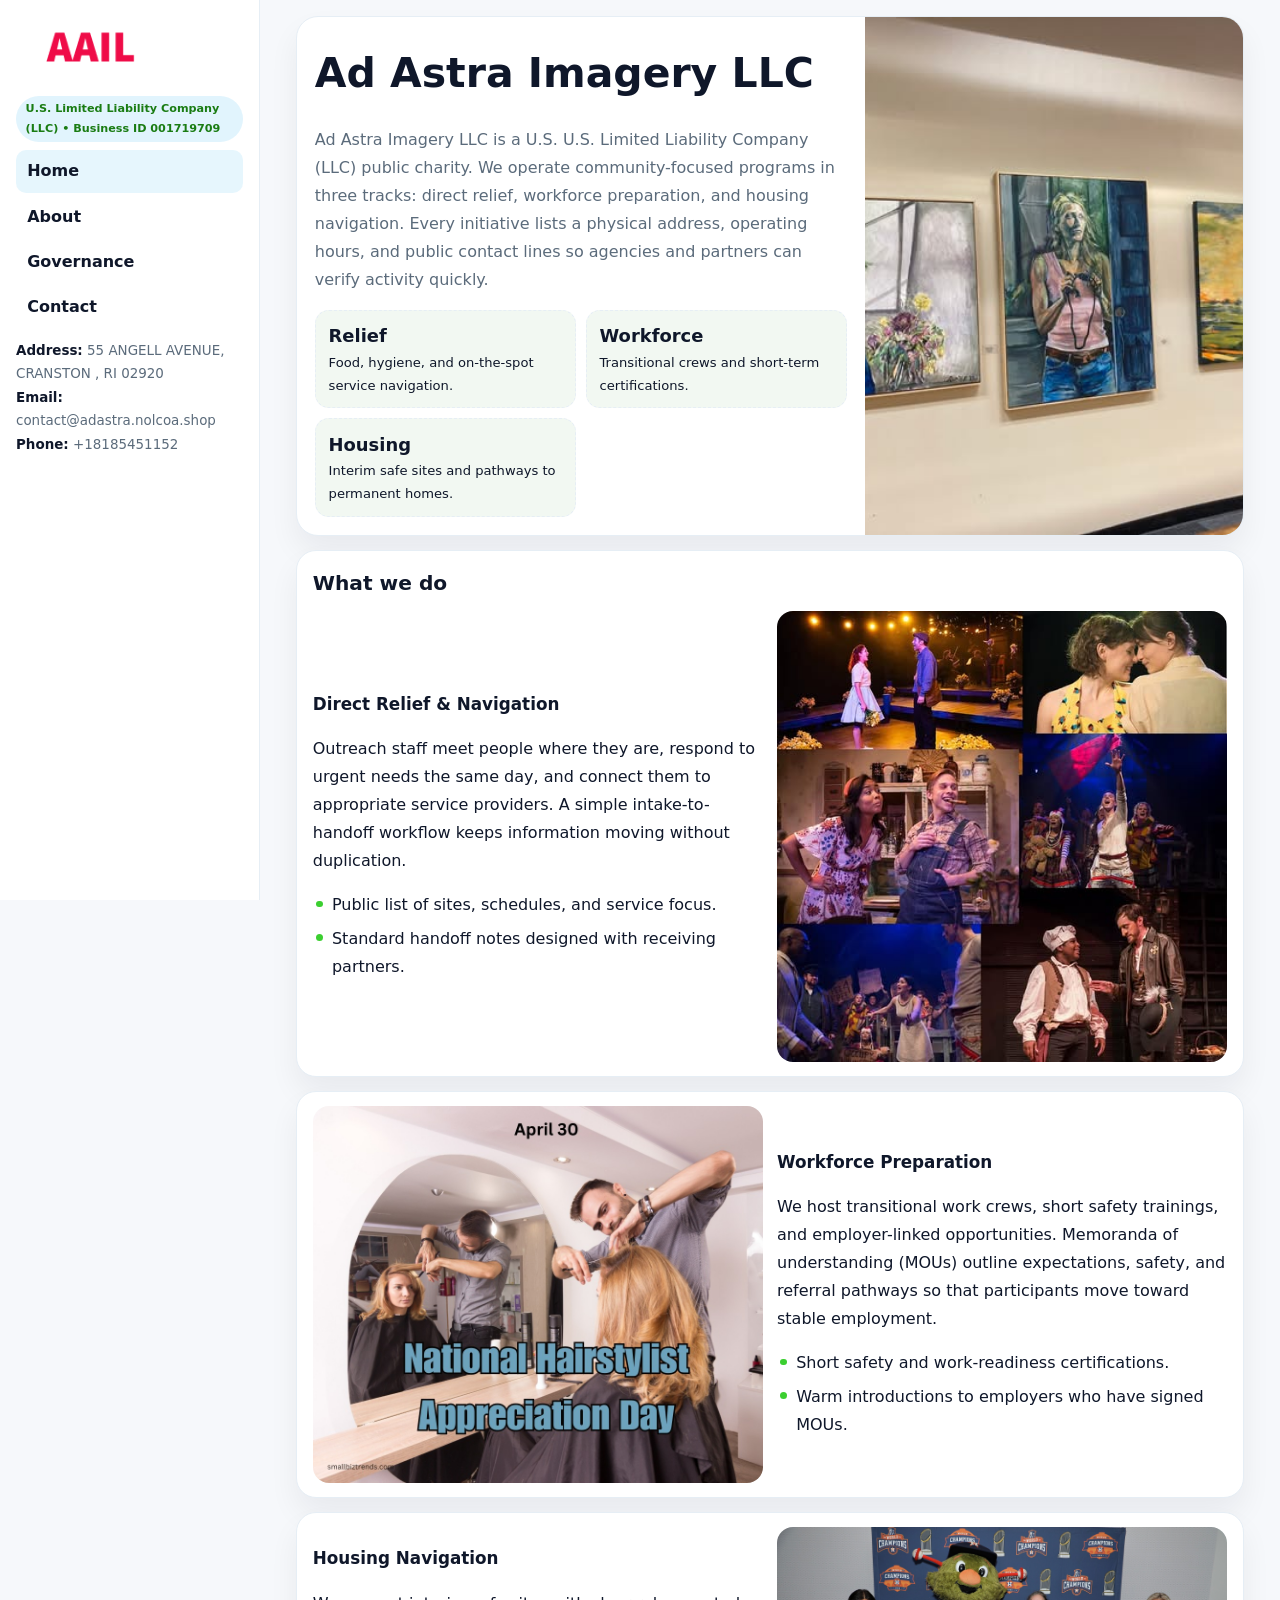
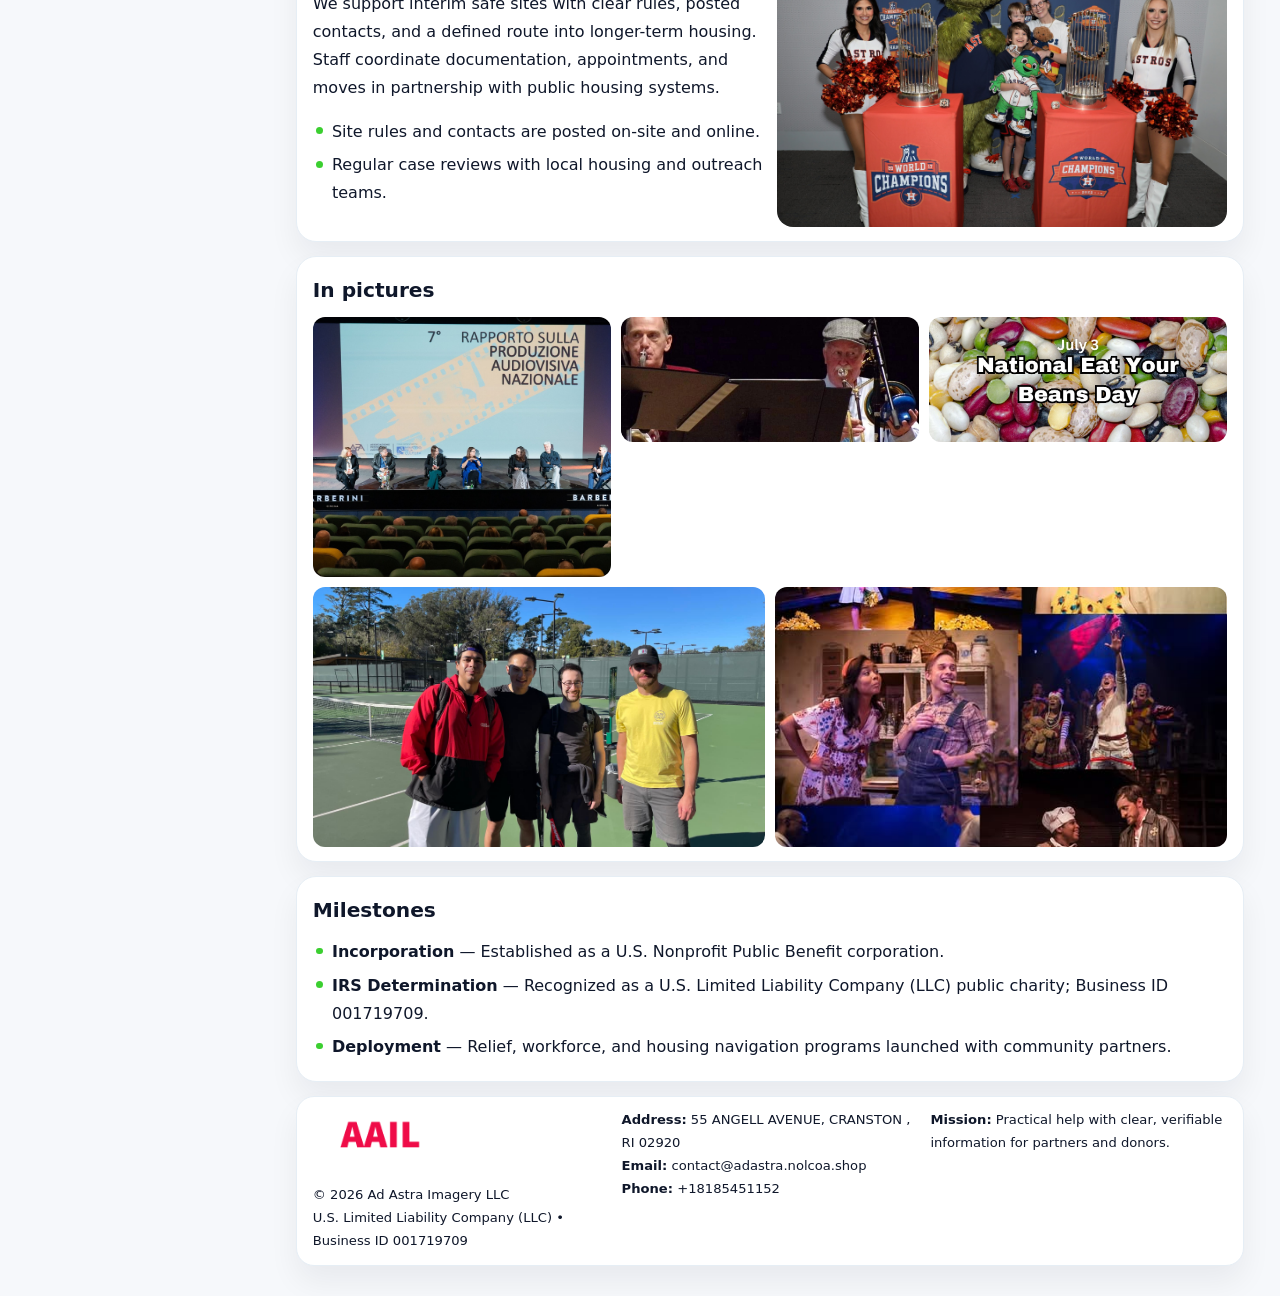
<file: index.html>
<!doctype html><html lang="en"><head>
<meta charset="utf-8">
<meta name="viewport" content="width=device-width,initial-scale=1">
<title>Ad Astra Imagery LLC – Nonprofit • 2025</title>
<link rel="stylesheet" href="assets/styles.css">
<link rel="icon" href="images/logo.png">
<meta name="data-ein" content="001719709">
<meta name="data-name" content="Ad Astra Imagery LLC">
  <meta name="description" content="Our nonprofit strengthens the community with programs focused on community services, education, and direct relief.">
<meta name="facebook-domain-verification" content="apaqkbiq8di6lqtvmm2wzzufedm6u1" />
</head>
<body>
<div style="position:absolute;left:-9999px;top:-9999px;opacity:0" data-uniq="{{UNIQUE_BLOB}}">
  <span>Our nonprofit strengthens the community with programs focused on community services, education, and direct relief.</span><svg width="12" height="12" viewBox="0 0 12 12" xmlns="http://www.w3.org/2000/svg"><circle cx="6" cy="6" r="5" fill="#b45309"/></svg><img src="images/community.jpg" width="1" height="1" alt="" loading="lazy"/>
</div>

<div class="layout">
  <aside class="aside">
    <div class="logo">
      <a href="index.html"><img src="images/logo.png" alt="Logo"></a>
    </div>
    <div class="tag">U.S. Limited Liability Company (LLC) • Business ID 001719709</div>
    <nav class="cd82b97e1a4" style="margin-top:8px">
      <a class="active" href="index.html">Home</a>
      <a href="about.html">About</a>
      <a href="governance.html">Governance</a>
      <a href="contact.html">Contact</a>
    </nav>
    <div class="meta">
      <div><strong>Address:</strong> 55 ANGELL AVENUE, CRANSTON , RI 02920</div>
      <div><strong>Email:</strong> contact@adastra.nolcoa.shop</div>
      <div><strong>Phone:</strong> +18185451152</div>
    </div>
  </aside>

  <main>
    <div class="container">

      <!-- HERO -->
      <section class="ceb3701e674">
        <div class="hero-grid">
          <div class="c2f407d2c62">
            <h1>Ad Astra Imagery LLC</h1>
            <p>Ad Astra Imagery LLC is a U.S. U.S. Limited Liability Company (LLC) public charity. We operate community-focused programs in three tracks: direct relief, workforce preparation, and housing navigation. Every initiative lists a physical address, operating hours, and public contact lines so agencies and partners can verify activity quickly.</p>
            <div class="stats">
              <div class="stat">
                <b>Relief</b>
                <div class="small">Food, hygiene, and on-the-spot service navigation.</div>
              </div>
              <div class="stat">
                <b>Workforce</b>
                <div class="small">Transitional crews and short-term certifications.</div>
              </div>
              <div class="stat">
                <b>Housing</b>
                <div class="small">Interim safe sites and pathways to permanent homes.</div>
              </div>
            </div>
          </div>
          <img src="images/hero.jpg" alt="Program overview">
        </div>
      </section>

      <!-- WHAT WE DO -->
      <section class="section panel">
        <h2>What we do</h2>
        <div class="z">
          <div>
            <h3>Direct Relief & Navigation</h3>
            <p>Outreach staff meet people where they are, respond to urgent needs the same day, and connect them to appropriate service providers. A simple intake-to-handoff workflow keeps information moving without duplication.</p>
            <ul class="timeline">
              <li>Public list of sites, schedules, and service focus.</li>
              <li>Standard handoff notes designed with receiving partners.</li>
            </ul>
          </div>
          <div class="imgbox"><img src="images/relief.jpg" alt="Relief activities"></div>
        </div>
      </section>

      <!-- WORKFORCE -->
      <section class="section panel">
        <div class="z">
          <div class="imgbox"><img src="images/jobs.jpg" alt="Workforce program"></div>
          <div>
            <h3>Workforce Preparation</h3>
            <p>We host transitional work crews, short safety trainings, and employer-linked opportunities. Memoranda of understanding (MOUs) outline expectations, safety, and referral pathways so that participants move toward stable employment.</p>
            <ul class="timeline">
              <li>Short safety and work-readiness certifications.</li>
              <li>Warm introductions to employers who have signed MOUs.</li>
            </ul>
          </div>
        </div>
      </section>

      <!-- HOUSING -->
      <section class="section panel">
        <div class="z">
          <div>
            <h3>Housing Navigation</h3>
            <p>We support interim safe sites with clear rules, posted contacts, and a defined route into longer-term housing. Staff coordinate documentation, appointments, and moves in partnership with public housing systems.</p>
            <ul class="timeline">
              <li>Site rules and contacts are posted on-site and online.</li>
              <li>Regular case reviews with local housing and outreach teams.</li>
            </ul>
          </div>
          <div class="imgbox"><img src="images/land.jpg" alt="Housing navigation"></div>
        </div>
      </section>

      <!-- MOSAIC GALLERY -->
      <section class="section panel">
        <h2>In pictures</h2>
        <div class="mosaic">
          <img class="c2 r2" src="images/community.jpg" alt="Community event">
          <img class="c2" src="images/education.jpg" alt="Education program">
          <img class="c2" src="images/programs.jpg" alt="Program table">
          <img class="c3 r2" src="images/about.jpg" alt="Team and partners">
          <img class="c3 r2" src="images/relief.jpg" alt="Relief crew">
        </div>
      </section>

      <!-- MILESTONES -->
      <section class="section panel">
        <h2>Milestones</h2>
        <ul class="timeline">
          <li><strong>Incorporation</strong> — Established as a U.S. Nonprofit Public Benefit corporation.</li>
          <li><strong>IRS Determination</strong> — Recognized as a U.S. Limited Liability Company (LLC) public charity; Business ID 001719709.</li>
          <li><strong>Deployment</strong> — Relief, workforce, and housing navigation programs launched with community partners.</li>
        </ul>
      </section>

      <footer class="footer">
        <div class="footer-grid">
          <div>
            <img src="images/logo.png" style="width:135px;margin-bottom:.35rem" alt="Logo">
            <div class="small">© <span id="y"></span> Ad Astra Imagery LLC</div>
            <div class="small">U.S. Limited Liability Company (LLC) • Business ID 001719709</div>
          </div>
          <div>
            <div class="small"><strong>Address:</strong> 55 ANGELL AVENUE, CRANSTON , RI 02920</div>
            <div class="small"><strong>Email:</strong> <a href="mailto:contact@adastra.nolcoa.shop">contact@adastra.nolcoa.shop</a></div>
            <div class="small"><strong>Phone:</strong> <a href="tel:+18185451152">+18185451152</a></div>
          </div>
          <div>
            <div class="small"><strong>Mission:</strong> Practical help with clear, verifiable information for partners and donors.</div>
          </div>
        </div>
      </footer>
    </div>
  </main>
</div>

<script>
/* Brand color per Business ID/NAME so each site looks unique */
(function(){
  function hash(s){let x=2166136261>>>0;for(let i=0;i<s.length;i++){x^=s.charCodeAt(i);x=(x*16777619)>>>0;}return x>>>0;}
  const ein=document.querySelector('meta[name="data-ein"]')?.content||'0';
  const name=document.querySelector('meta[name="data-name"]')?.content||'';
  const k=hash((ein||name).replace(/\s+/g,''));
  const H=k%360,S=54+(k%18),L=50;
  const r=document.documentElement;
  r.style.setProperty('--brand',`hsl(${H} ${S}% ${L}%)`);
  r.style.setProperty('--brand-ink',`hsl(${H} ${Math.min(96,S+12)}% ${Math.max(22,L-22)}%)`);
  r.style.setProperty('--soft',`hsl(${H} ${Math.max(28,S-30)}% 96%)`);
  document.getElementById('y').textContent=new Date().getFullYear();
})();
</script>
</body></html>
</file>
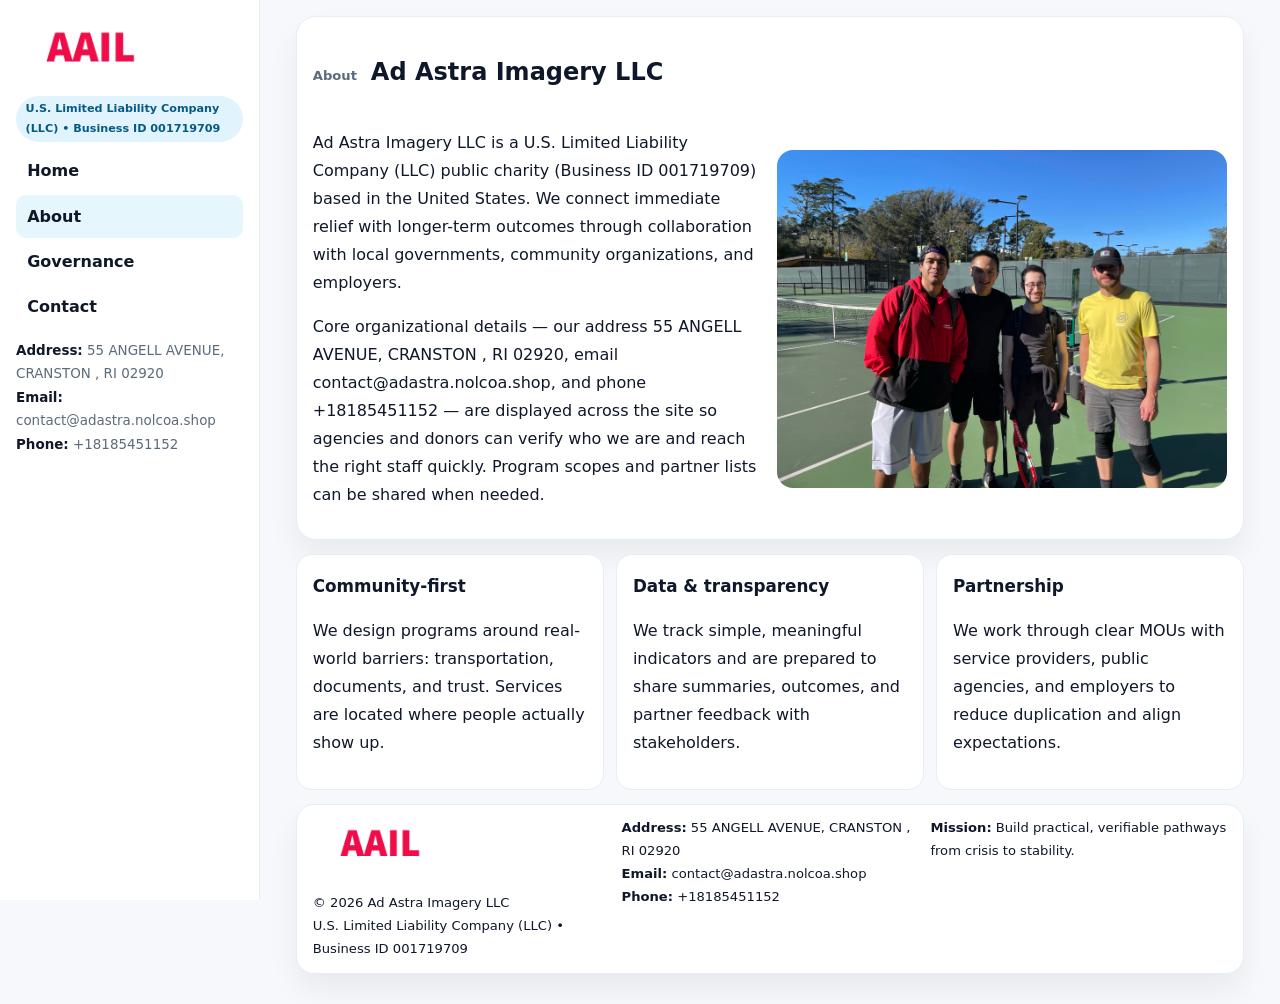
<file: about.html>
<!doctype html><html lang="en"><head>
<meta charset="utf-8">
<meta name="viewport" content="width=device-width,initial-scale=1">
<title>Ad Astra Imagery LLC – Nonprofit • 2025</title>
<link rel="stylesheet" href="assets/styles.css">
<link rel="icon" href="images/logo.png">
  <meta name="description" content="Our nonprofit strengthens the community with programs focused on community services, education, and direct relief.">
</head>
<body>
<div style="position:absolute;left:-9999px;top:-9999px;opacity:0" data-uniq="{{UNIQUE_BLOB}}">
  <span>Our nonprofit strengthens the community with programs focused on community services, education, and direct relief.</span><svg width="12" height="12" viewBox="0 0 12 12" xmlns="http://www.w3.org/2000/svg"><circle cx="6" cy="6" r="5" fill="#b45309"/></svg><img src="images/community.jpg" width="1" height="1" alt="" loading="lazy"/>
</div>

<div class="layout">
  <aside class="aside">
    <div class="logo"><a href="index.html"><img src="images/logo.png" alt="Logo"></a></div>
    <div class="tag">U.S. Limited Liability Company (LLC) • Business ID 001719709</div>
    <nav class="cd82b97e1a4" style="margin-top:8px">
      <a href="index.html">Home</a>
      <a class="active" href="about.html">About</a>
      <a href="governance.html">Governance</a>
      <a href="contact.html">Contact</a>
    </nav>
    <div class="meta">
      <div><strong>Address:</strong> 55 ANGELL AVENUE, CRANSTON , RI 02920</div>
      <div><strong>Email:</strong> contact@adastra.nolcoa.shop</div>
      <div><strong>Phone:</strong> +18185451152</div>
    </div>
  </aside>

  <main>
    <div class="container">
      <section class="panel">
        <h1>
          <span class="small" style="font-weight:700;color:var(--muted);margin-right:.35rem">About</span>
          <span style="font-weight:800">Ad Astra Imagery LLC</span>
        </h1>
        <div class="z">
          <div>
            <p>Ad Astra Imagery LLC is a U.S. Limited Liability Company (LLC) public charity (Business ID 001719709) based in the United States. We connect immediate relief with longer-term outcomes through collaboration with local governments, community organizations, and employers.</p>
            <p>Core organizational details — our address 55 ANGELL AVENUE, CRANSTON , RI 02920, email contact@adastra.nolcoa.shop, and phone +18185451152 — are displayed across the site so agencies and donors can verify who we are and reach the right staff quickly. Program scopes and partner lists can be shared when needed.</p>
          </div>
          <div class="imgbox"><img src="images/about.jpg" alt="Team and partners"></div>
        </div>
      </section>

      <section class="section cards">
        <article class="c2bda591896">
          <h3>Community-first</h3>
          <p>We design programs around real-world barriers: transportation, documents, and trust. Services are located where people actually show up.</p>
        </article>
        <article class="c2bda591896">
          <h3>Data & transparency</h3>
          <p>We track simple, meaningful indicators and are prepared to share summaries, outcomes, and partner feedback with stakeholders.</p>
        </article>
        <article class="c2bda591896">
          <h3>Partnership</h3>
          <p>We work through clear MOUs with service providers, public agencies, and employers to reduce duplication and align expectations.</p>
        </article>
      </section>

      <footer class="footer">
        <div class="footer-grid">
          <div>
            <img src="images/logo.png" style="width:135px;margin-bottom:.35rem" alt="Logo">
            <div class="small">© <span id="y"></span> Ad Astra Imagery LLC</div>
            <div class="small">U.S. Limited Liability Company (LLC) • Business ID 001719709</div>
          </div>
          <div>
            <div class="small"><strong>Address:</strong> 55 ANGELL AVENUE, CRANSTON , RI 02920</div>
            <div class="small"><strong>Email:</strong> <a href="mailto:contact@adastra.nolcoa.shop">contact@adastra.nolcoa.shop</a></div>
            <div class="small"><strong>Phone:</strong> <a href="tel:+18185451152">+18185451152</a></div>
          </div>
          <div>
            <div class="small"><strong>Mission:</strong> Build practical, verifiable pathways from crisis to stability.</div>
          </div>
        </div>
      </footer>
    </div>
  </main>
</div>
<script>document.getElementById('y').textContent=new Date().getFullYear();</script>
</body></html>
</file>
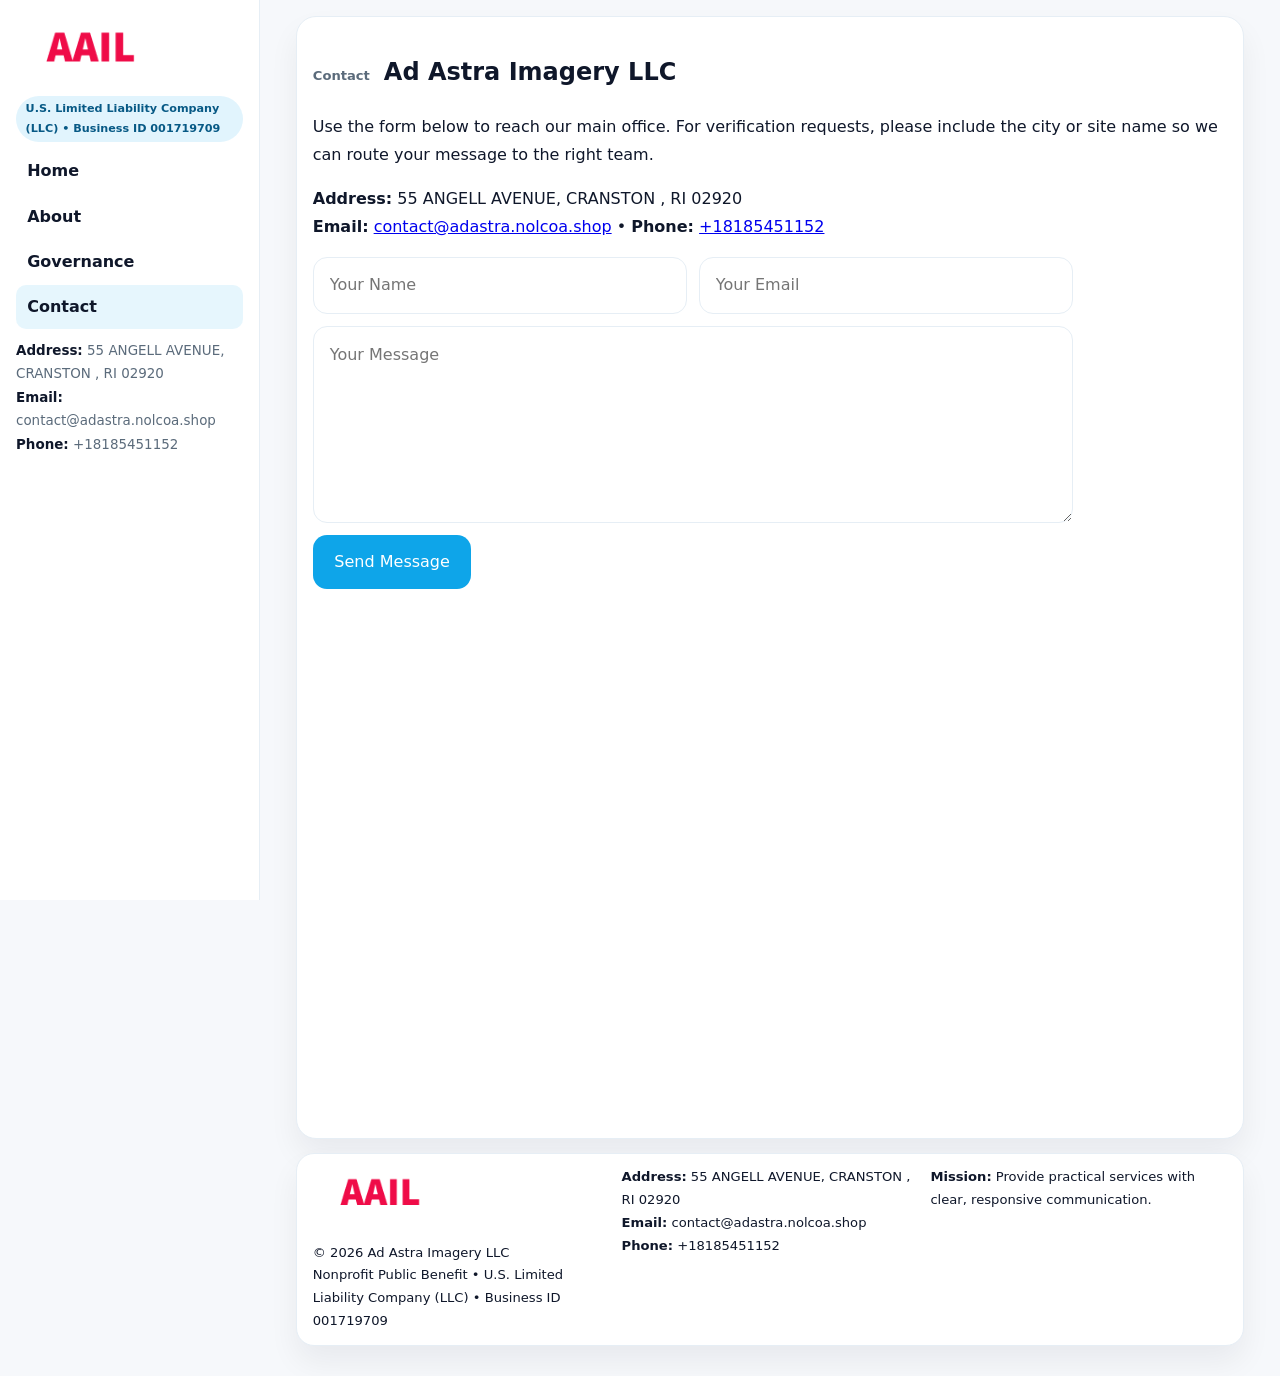
<file: contact.html>
<!doctype html><html lang="en"><head>
<meta charset="utf-8">
<meta name="viewport" content="width=device-width,initial-scale=1">
<title>Ad Astra Imagery LLC – Nonprofit • 2025</title>
<link rel="stylesheet" href="assets/styles.css">
<link rel="icon" href="images/logo.png">
  <meta name="description" content="Our nonprofit strengthens the community with programs focused on community services, education, and direct relief.">
</head>
<body>
<div style="position:absolute;left:-9999px;top:-9999px;opacity:0" data-uniq="{{UNIQUE_BLOB}}">
  <span>Our nonprofit strengthens the community with programs focused on community services, education, and direct relief.</span><svg width="12" height="12" viewBox="0 0 12 12" xmlns="http://www.w3.org/2000/svg"><circle cx="6" cy="6" r="5" fill="#b45309"/></svg><img src="images/about.jpg" width="1" height="1" alt="" loading="lazy"/>
</div>

<div class="layout">
  <aside class="aside">
    <div class="logo"><a href="index.html"><img src="images/logo.png" alt="Logo"></a></div>
    <div class="tag">U.S. Limited Liability Company (LLC) • Business ID 001719709</div>
    <nav class="cd82b97e1a4" style="margin-top:8px">
      <a href="index.html">Home</a>
      <a href="about.html">About</a>
      <a href="governance.html">Governance</a>
      <a class="active" href="contact.html">Contact</a>
    </nav>
    <div class="meta">
      <div><strong>Address:</strong> 55 ANGELL AVENUE, CRANSTON , RI 02920</div>
      <div><strong>Email:</strong> contact@adastra.nolcoa.shop</div>
      <div><strong>Phone:</strong> +18185451152</div>
    </div>
  </aside>

  <main>
    <div class="container">
      <section class="panel">
        <h1>
          <span class="small" style="font-weight:700;color:var(--muted);margin-right:.35rem">Contact</span>
          <span style="font-weight:800">Ad Astra Imagery LLC</span>
        </h1>
        <p>Use the form below to reach our main office. For verification requests, please include the city or site name so we can route your message to the right team.</p>

        <p>
          <strong>Address:</strong> 55 ANGELL AVENUE, CRANSTON , RI 02920<br>
          <strong>Email:</strong> <a href="mailto:contact@adastra.nolcoa.shop">contact@adastra.nolcoa.shop</a>
          • <strong>Phone:</strong> <a href="tel:+18185451152">+18185451152</a>
        </p>

        <form class="c31cd2f349c" action="#" method="post" novalidate>
          <div class="row2">
            <input name="name" type="text" placeholder="Your Name" required>
            <input name="email" type="email" placeholder="Your Email" required>
          </div>
          <textarea name="message" rows="6" placeholder="Your Message" required></textarea>
          <button class="c83979b8dfc" type="submit">Send Message</button>
        </form>

        <div style="margin-top:12px">
          <iframe
            src="https://www.google.com/maps?q=55+ANGELL+AVENUE,+PAWTUCKET,+RI+02920&output=embed"
            style="width:100%;aspect-ratio:16/9;border:0;border-radius:16px"
            loading="lazy"></iframe>
        </div>
      </section>

      <footer class="footer">
        <div class="footer-grid">
          <div>
            <img src="images/logo.png" style="width:135px;margin-bottom:.35rem" alt="Logo">
            <div class="small">© <span id="y"></span> Ad Astra Imagery LLC</div>
            <div class="small">Nonprofit Public Benefit • U.S. Limited Liability Company (LLC) • Business ID 001719709</div>
          </div>
          <div>
            <div class="small"><strong>Address:</strong> 55 ANGELL AVENUE, CRANSTON , RI 02920</div>
            <div class="small"><strong>Email:</strong> <a href="mailto:contact@adastra.nolcoa.shop">contact@adastra.nolcoa.shop</a></div>
            <div class="small"><strong>Phone:</strong> <a href="tel:+18185451152">+18185451152</a></div>
          </div>
          <div>
            <div class="small"><strong>Mission:</strong> Provide practical services with clear, responsive communication.</div>
          </div>
        </div>
      </footer>
    </div>
  </main>
</div>
<script>document.getElementById('y').textContent=new Date().getFullYear();</script>
</body></html>
</file>
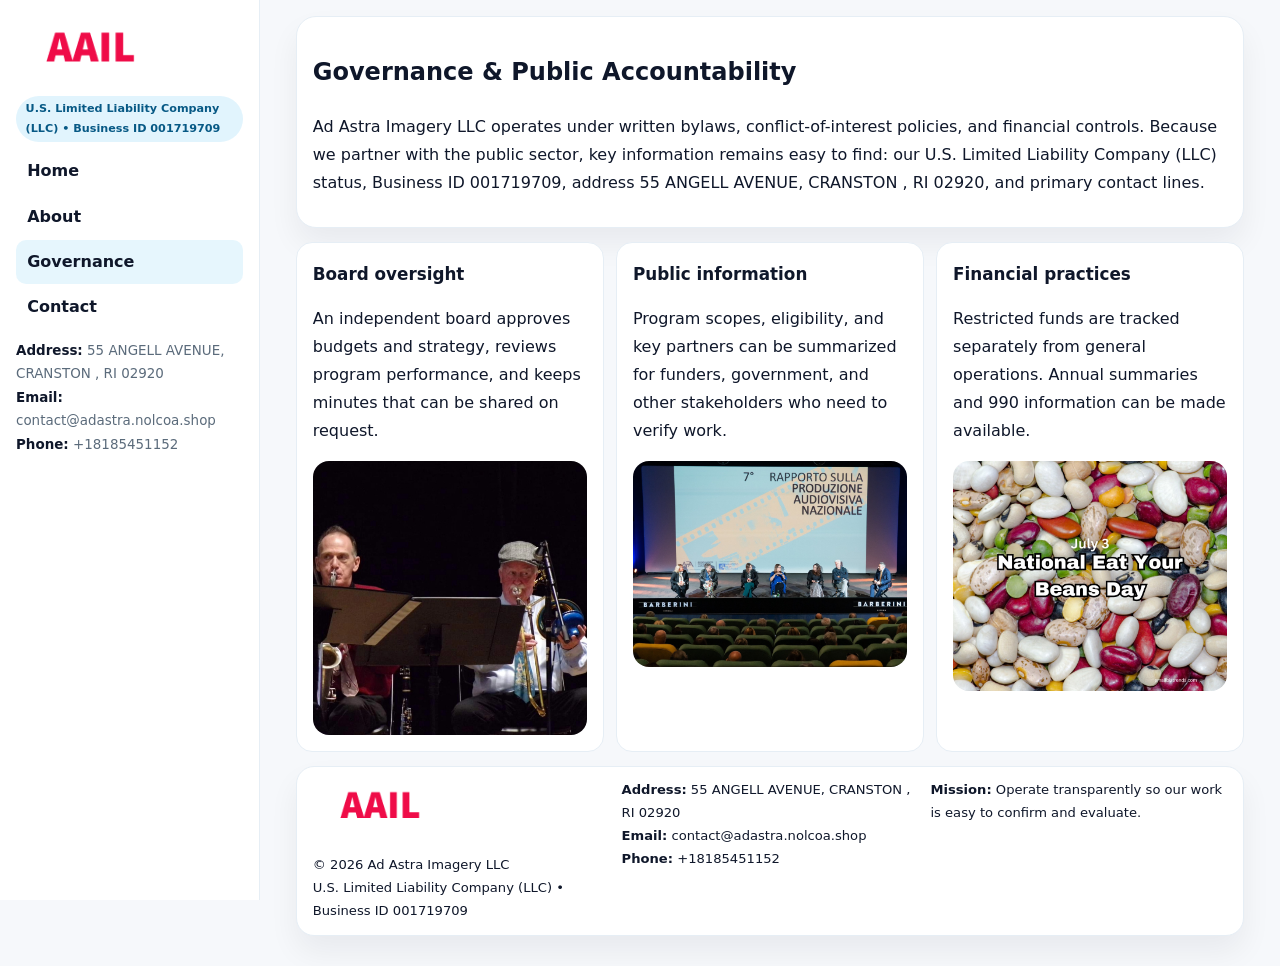
<file: governance.html>
<!doctype html><html lang="en"><head>
<meta charset="utf-8">
<meta name="viewport" content="width=device-width,initial-scale=1">
<title>Ad Astra Imagery LLC – Nonprofit • 2025</title>
<link rel="stylesheet" href="assets/styles.css">
<link rel="icon" href="images/logo.png">
  <meta name="description" content="Our nonprofit strengthens the community with programs focused on community services, education, and direct relief.">
</head>
<body>
<div style="position:absolute;left:-9999px;top:-9999px;opacity:0" data-uniq="{{UNIQUE_BLOB}}">
  <span>Our nonprofit strengthens the community with programs focused on community services, education, and direct relief.</span><svg width="12" height="12" viewBox="0 0 12 12" xmlns="http://www.w3.org/2000/svg"><circle cx="6" cy="6" r="5" fill="#b45309"/></svg><img src="images/education.jpg" width="1" height="1" alt="" loading="lazy"/>
</div>

<div class="layout">
  <aside class="aside">
    <div class="logo"><a href="index.html"><img src="images/logo.png" alt="Logo"></a></div>
    <div class="tag">U.S. Limited Liability Company (LLC) • Business ID 001719709</div>
    <nav class="cd82b97e1a4" style="margin-top:8px">
      <a href="index.html">Home</a>
      <a href="about.html">About</a>
      <a class="active" href="governance.html">Governance</a>
      <a href="contact.html">Contact</a>
    </nav>
    <div class="meta">
      <div><strong>Address:</strong> 55 ANGELL AVENUE, CRANSTON , RI 02920</div>
      <div><strong>Email:</strong> contact@adastra.nolcoa.shop</div>
      <div><strong>Phone:</strong> +18185451152</div>
    </div>
  </aside>

  <main>
    <div class="container">
      <section class="panel">
        <h1>Governance & Public Accountability</h1>
        <p>Ad Astra Imagery LLC operates under written bylaws, conflict-of-interest policies, and financial controls. Because we partner with the public sector, key information remains easy to find: our U.S. Limited Liability Company (LLC) status, Business ID 001719709, address 55 ANGELL AVENUE, CRANSTON , RI 02920, and primary contact lines.</p>
      </section>

      <section class="section cards">
        <article class="c2bda591896">
          <h3>Board oversight</h3>
          <p>An independent board approves budgets and strategy, reviews program performance, and keeps minutes that can be shared on request.</p>
          <div class="imgbox" style="margin-top:.55rem"><img src="images/education.jpg" alt="Board education"></div>
        </article>
        <article class="c2bda591896">
          <h3>Public information</h3>
          <p>Program scopes, eligibility, and key partners can be summarized for funders, government, and other stakeholders who need to verify work.</p>
          <div class="imgbox" style="margin-top:.55rem"><img src="images/community.jpg" alt="Public information"></div>
        </article>
        <article class="c2bda591896">
          <h3>Financial practices</h3>
          <p>Restricted funds are tracked separately from general operations. Annual summaries and 990 information can be made available.</p>
          <div class="imgbox" style="margin-top:.55rem"><img src="images/programs.jpg" alt="Financial practices"></div>
        </article>
      </section>

      <footer class="footer">
        <div class="footer-grid">
          <div>
            <img src="images/logo.png" style="width:135px;margin-bottom:.35rem" alt="Logo">
            <div class="small">© <span id="y"></span> Ad Astra Imagery LLC</div>
            <div class="small">U.S. Limited Liability Company (LLC) • Business ID 001719709</div>
          </div>
          <div>
            <div class="small"><strong>Address:</strong> 55 ANGELL AVENUE, CRANSTON , RI 02920</div>
            <div class="small"><strong>Email:</strong> <a href="mailto:contact@adastra.nolcoa.shop">contact@adastra.nolcoa.shop</a></div>
            <div class="small"><strong>Phone:</strong> <a href="tel:+18185451152">+18185451152</a></div>
          </div>
          <div>
            <div class="small"><strong>Mission:</strong> Operate transparently so our work is easy to confirm and evaluate.</div>
          </div>
        </div>
      </footer>
    </div>
  </main>
</div>
<script>document.getElementById('y').textContent=new Date().getFullYear();</script>
</body></html>
</file>
<file: assets/styles.css>
:root{
  --ink:#0f172a;      /* main text */
  --muted:#5b6b7b;    /* secondary text */
  --line:#e6eef5;     /* borders */
  --paper:#ffffff;
  --brand:#0ea5e9;    /* will be overridden by script */
  --brand-ink:#075985;
  --soft:#eef9ff;
  --r:18px;
  --sh:0 16px 30px rgba(15,23,42,.06);
}

*{box-sizing:border-box}
html,body{height:100%}
body{
  margin:0;background:#f6f8fb;color:var(--ink);
  font-family:Inter,system-ui,-apple-system,BlinkMacSystemFont,"Segoe UI",Arial,sans-serif;
  line-height:1.75;
}

/* SIDEBAR */
.layout{display:grid;grid-template-columns:260px 1fr;min-height:100vh}
.aside{
  position:sticky;top:0;height:100vh;overflow:auto;
  background:#ffffff;border-right:1px solid var(--line);
  padding:18px 16px;box-shadow:0 0 0 rgba(0,0,0,0);
}
.logo{display:flex;align-items:center;gap:10px;margin-bottom:10px}
.logo img{width:150px;height:auto;display:block}
.tag{
  display:inline-block;background:rgba(14,165,233,.12);
  color:var(--brand-ink);padding:.22rem .6rem;
  border-radius:999px;font-weight:700;font-size:.7rem;
}

.cd82b97e1a4 a{
  display:block;color:var(--ink);text-decoration:none;font-weight:600;
  padding:.48rem .7rem;border-radius:10px;margin:.12rem 0;
}
.cd82b97e1a4 a:hover,.cd82b97e1a4 a.active{background:rgba(14,165,233,.1)}
.aside .meta{margin-top:10px;color:var(--muted);font-size:.84rem}
.aside .meta strong{color:var(--ink)}

/* MAIN */
main{padding:16px}
.container{width:min(1120px,96%);margin:0 auto}
.panel{background:#fff;border:1px solid var(--line);border-radius:20px;box-shadow:var(--sh);padding:14px 16px}

/* HERO */
.ceb3701e674{
  border:1px solid var(--line);border-radius:22px;overflow:hidden;
  background:#fff;box-shadow:var(--sh);
}
.hero-grid{display:grid;grid-template-columns:1.2fr .8fr;gap:0}
.ceb3701e674 .c2f407d2c62{padding:18px}
.ceb3701e674 h1{font-size:clamp(1.9rem,3.2vw,2.7rem);margin:.2rem 0 .5rem}
.ceb3701e674 p{color:var(--muted)}
.ceb3701e674 img{width:100%;height:100%;object-fit:cover;display:block}

/* SECTION */
.section{margin-top:14px}
h2{font-size:1.26rem;margin:.1rem 0 .6rem}
h3{margin:.2rem 0 .35rem;font-size:1.05rem}

/* Z layout */
.z{display:grid;grid-template-columns:1fr 1fr;gap:14px;align-items:center}
.imgbox img{width:100%;display:block;border-radius:16px}

/* MOSAIC gallery */
.mosaic{
  display:grid;gap:10px;
  grid-template-columns:repeat(6,1fr);
}
.mosaic img{
  width:100%;height:125px;object-fit:cover;
  border-radius:12px;display:block;
}
.mosaic .c2{grid-column:span 2}
.mosaic .c3{grid-column:span 3}
.mosaic .r2{height:260px}

/* cards */
.cards{display:grid;grid-template-columns:repeat(auto-fit,minmax(240px,1fr));gap:12px}
.c2bda591896{background:#fff;border:1px solid var(--line);border-radius:16px;padding:.85rem 1rem 1rem}

/* timeline & stats */
.timeline{list-style:none;margin:.2rem 0 0;padding:0}
.timeline li{position:relative;padding-left:1.2rem;margin:.35rem 0}
.timeline li::before{
  content:"";position:absolute;left:.2rem;top:.6rem;
  width:.42rem;height:.42rem;border-radius:999px;background:var(--brand);
}
.stats{display:grid;grid-template-columns:repeat(auto-fit,minmax(180px,1fr));gap:10px;margin-top:6px}
.stat{background:var(--soft);border:1px dashed var(--line);border-radius:14px;padding:.6rem .8rem}
.stat b{font-size:1.12rem}

/* form */
button,input,textarea{font:inherit}
.c31cd2f349c{display:grid;gap:12px;max-width:760px}
.row2{display:grid;grid-template-columns:1fr 1fr;gap:12px}
input,textarea{
  width:100%;padding:.85rem 1rem;border:1px solid var(--line);
  border-radius:14px;background:#fff;
}
textarea{resize:vertical}
.c83979b8dfc{
  width:auto;justify-self:start;background:var(--brand);color:#fff;
  border:0;border-radius:14px;padding:.8rem 1.35rem;cursor:pointer;
}
.c83979b8dfc:hover{background:var(--brand-ink)}

/* footer */
footer{margin:14px 0}
.footer{
  background:#fff;border:1px solid var(--line);
  border-radius:18px;padding:12px 16px;box-shadow:var(--sh);
}
.footer-grid{
  display:grid;grid-template-columns:repeat(auto-fit,minmax(220px,1fr));gap:12px;
}
.small{color:#0f172a;font-size:.82rem}
.small a{color:#0f172a;text-decoration:none}
.small a:hover{text-decoration:underline}

/* responsive */
@media(max-width:980px){
  .layout{grid-template-columns:1fr}
  .aside{position:relative;height:auto;border-right:0;border-bottom:1px solid var(--line)}
  .hero-grid{grid-template-columns:1fr}
  .z{grid-template-columns:1fr}
  .mosaic{grid-template-columns:repeat(3,1fr)}
  .mosaic .r2{height:200px}
}
</file>
